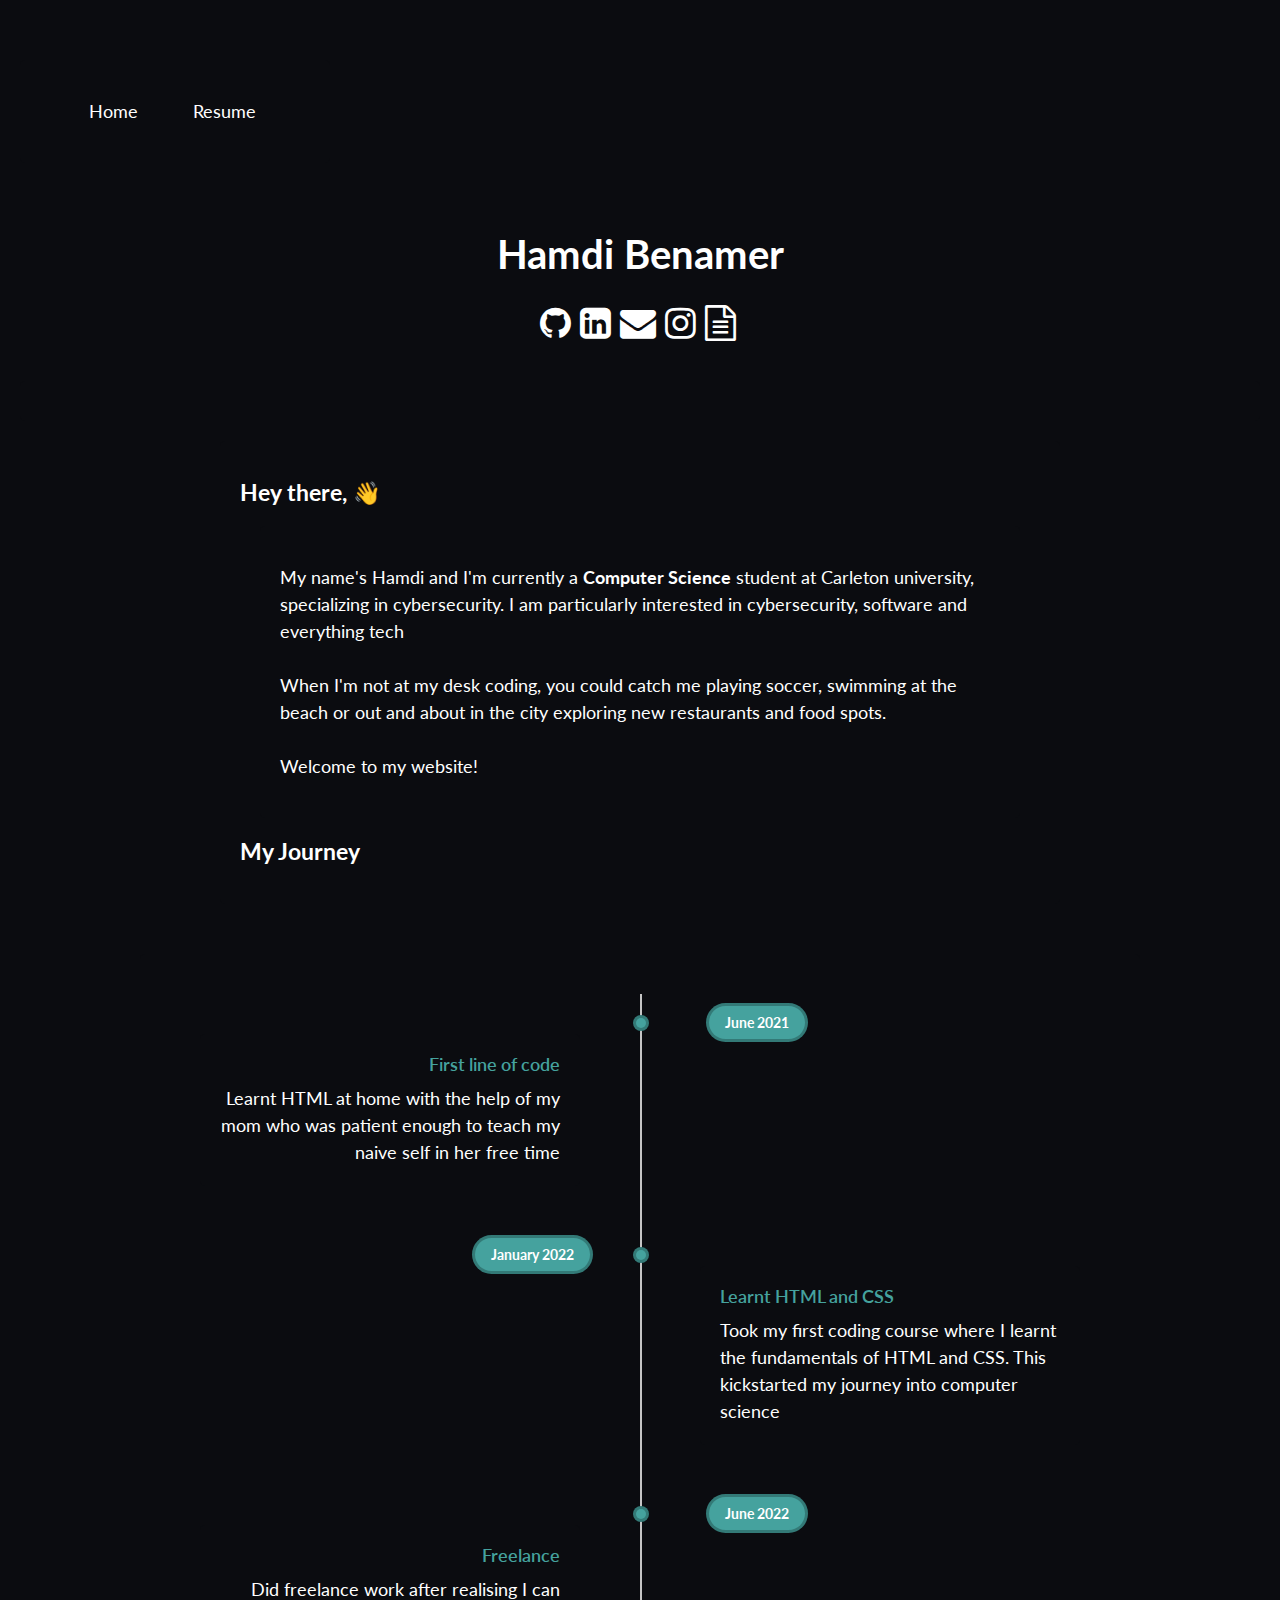
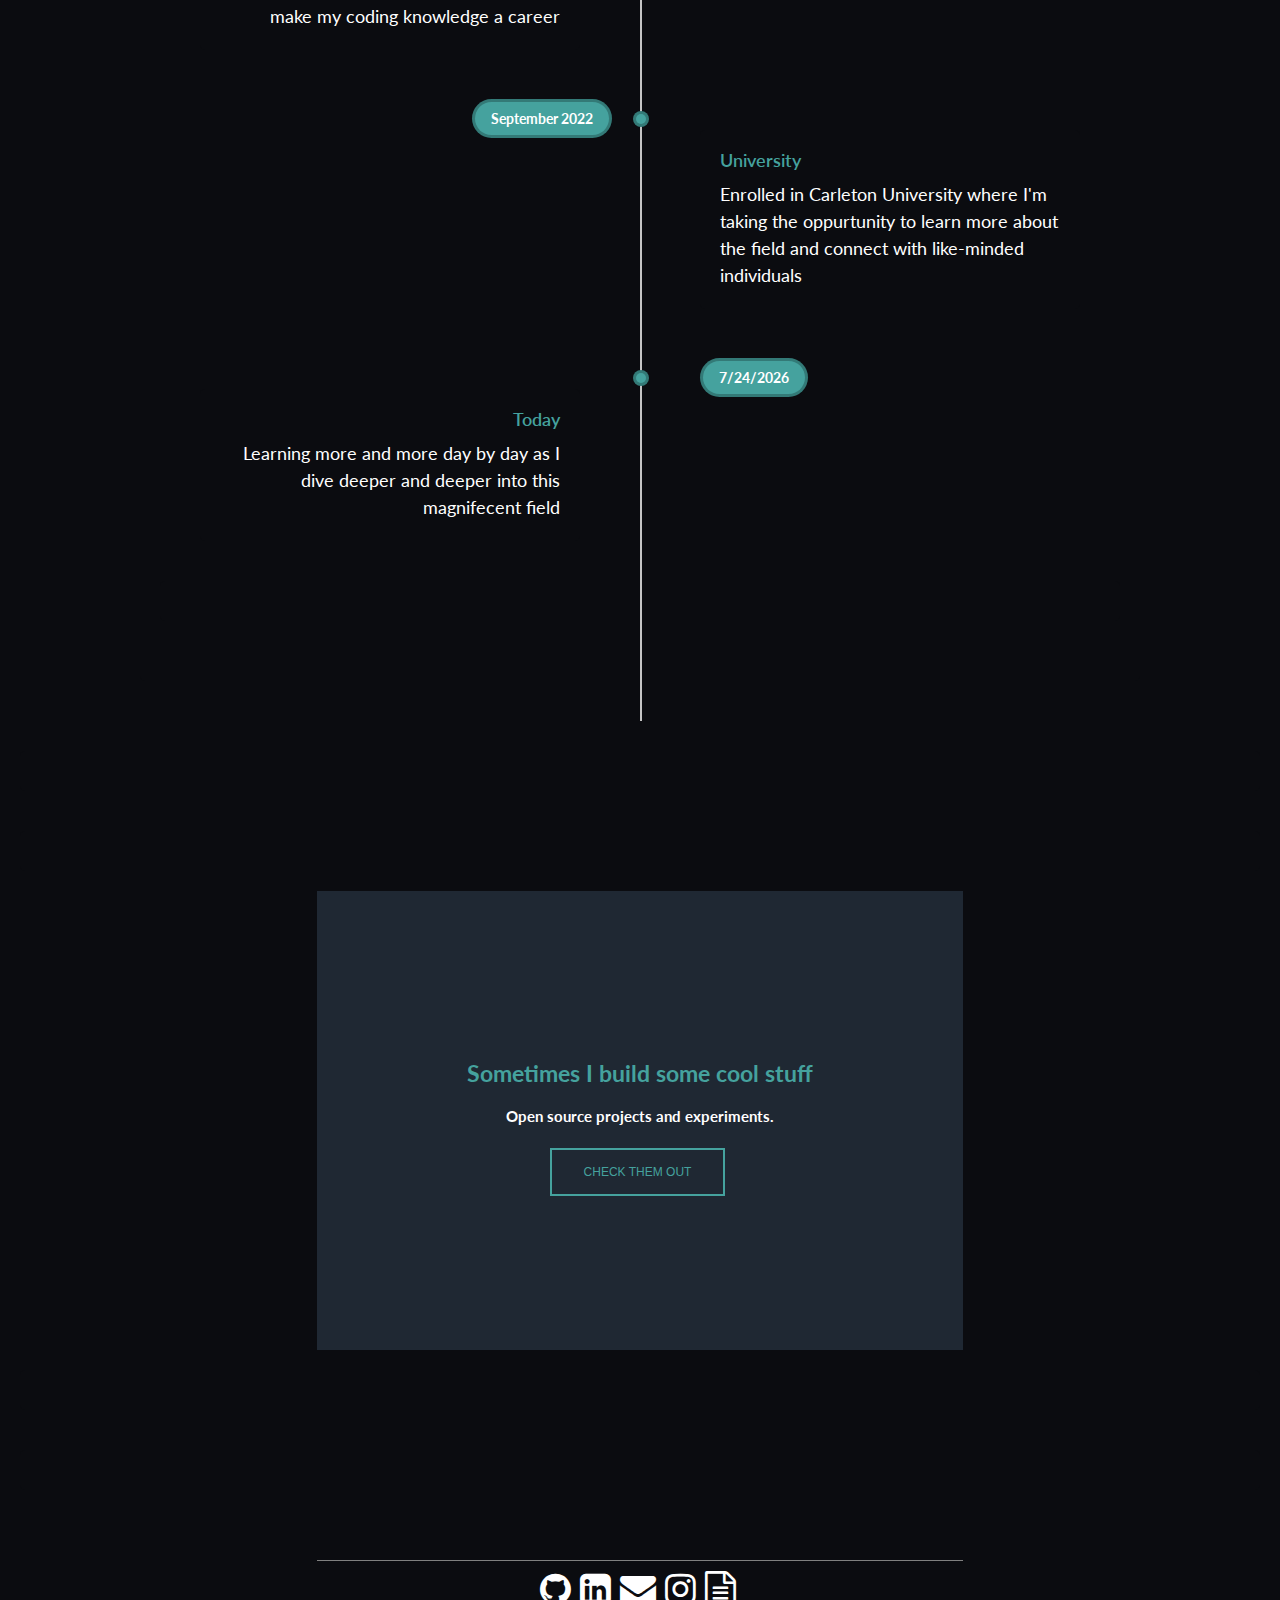
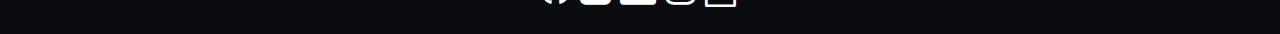
<file: index.html>
<!DOCTYPE html>
<html lang="en">
<head>
    <meta charset="UTF-8">
    <meta name="viewport" content="width=device-width, initial-scale=1.0">
    <title>Hamdi Benamer's Portfolio</title>
    <link rel="stylesheet" href="https://cdnjs.cloudflare.com/ajax/libs/font-awesome/4.7.0/css/font-awesome.min.css">
    <link href='https://fonts.googleapis.com/css?family=Lato:300,400,700' rel='stylesheet' type='text/css'>

    <link rel="stylesheet" href="assets/css/main.css" />
		<noscript><link rel="stylesheet" href="as" /></noscript>
    
</head>
<body>
  
  <div class="tab">
    <a href="index.html"> 
    <p >Home</p>
  </a>
    <a href="resume.html"> 
    <p >Resume</p>
  </a>


  </div>
    <header>
      
        <h1 style="font-size: 40px;">Hamdi Benamer</h1>
        
        
        <a href="https://github.com/Hamdi-Benamer" target="_blank">
            <i class="fa fa-github" style="font-size: 36px;"></i>
        </a>
        <a href="https://www.linkedin.com/in/hamdi-benamer-a6b64a265/" target="_blank">
            <i class="fa fa-linkedin-square" style="font-size: 36px;"></i>
        </a>
         
        <a href = "mailto: mnhrbenamer@gmail.com" target="_blank">
          <i class="fa fa-envelope" style="font-size: 36px;"></i>
      </a>
    
        <a href="https://www.instagram.com/benamerhamdi/" target="_blank">
            <i class="fa fa-instagram" style="font-size: 36px;"></i>
        </a>
        <a href = "https://docs.google.com/document/d/1mWWViBpXYKfy0KVGTe47lgd03xvEvv2QmSehyFuBTi4/edit?usp=sharing" target = "_blank">
          <i class="fa fa-file-text-o" style="font-size:36px;"></i>

        </a>
      
    </header>
    <div></div>

      <div class="container">
        <h2> Hey there, <span class="wave">👋</span> </h2>
        <div >
            <p>
               
                My name's Hamdi and I'm currently a <strong> Computer Science</strong>  student at Carleton university, specializing in cybersecurity. I am particularly interested in cybersecurity, software and everything tech  <br><br>

                When I'm not at my desk coding, you could catch me playing soccer, swimming at the beach or out and about in the city exploring new restaurants and food spots. 
                <br><br>
                Welcome to my website! 
            </p>
        </div>
    
        
        <h2>My Journey</h2>
      </div>

        <body>
          <div class="timeline">
            <ul>
              <li>
                <div class="content">
                  <h3>First line of code</h3>
                  <p>Learnt HTML at home with the help of my mom who was patient enough to teach my naive self in her free time </p>
                </div>
                <div class="time">
                  <h4>June 2021</h4>
                </div>
              </li>
              <li>
                <div class="content">
                  <h3>Learnt HTML and CSS</h3>
                  <p>Took my first coding course where I learnt the fundamentals of HTML and CSS. This kickstarted my journey into computer science   </p>
                </div>
                <div class="time">
                  <h4>January 2022</h4>
                </div>
              </li>
              <li>
                <div class="content">
                  <h3> Freelance </h3>
                  <p>Did freelance work after realising I can make my coding knowledge a career </p>
                </div>
                <div class="time">
                  <h4>June 2022</h4>
                </div>
              </li>
              <li>
               
                <div class="content">
                  <h3>University</h3>
                  <p>Enrolled in Carleton University where I'm taking the oppurtunity to learn more about the field and connect with like-minded individuals </p>
                </div>
                <div class="time">
                  <h4>September 2022</h4>
                </div>
              </li>
              <li>
                <div class="content">
                  <h3>Today</h3>
                  <p>Learning more and more day by day as I dive deeper and deeper into this magnifecent field</p>
                </div>
                <div class="time">
                  <h4><script>
                    date = new Date().toLocaleDateString();
                    document.write(date);
                    </script>
                    
                  
                     </h4>
                </div>
              </li>
              

              
        
            
              <div style="clear:both;"></div>
            </ul>
          </div>
          
    
        </body>
        

        <div></div>
        <div></div>
        </div>
          <div class="project">
                <h2 style="color:#45A29E ;">Sometimes I build some cool stuff</h2>
            </a>
            <h4>Open source projects and experiments.</h4>
            <a href="https://github.com/Hamdi-Benamer?tab=repositories" target="_blank"> 
            <button class="button projectbutton" style="font-size: 12px;"> CHECK THEM OUT</button>
          </a>
          </div>

          <div></div>
          <div></div>
          <footer>
            <a href="https://github.com/Hamdi-Benamer" target="_blank">
              <i class="fa fa-github" style="font-size: 36px;"></i>
          </a>
          <a href="https://www.linkedin.com/in/hamdi-benamer-a6b64a265/" target="_blank">
              <i class="fa fa-linkedin-square" style="font-size: 36px;"></i>
          </a>
           
          <a href = "mailto: mnhrbenamer@gmail.com" target="_blank">
            <i class="fa fa-envelope" style="font-size: 36px;"></i>
        </a>
      
          <a href="https://www.instagram.com/benamerhamdi/" target="_blank">
              <i class="fa fa-instagram" style="font-size: 36px;"></i>
          </a>
          <a href = "https://docs.google.com/document/d/1mWWViBpXYKfy0KVGTe47lgd03xvEvv2QmSehyFuBTi4/edit?usp=sharing" target = "_blank">
            <i class="fa fa-file-text-o" style="font-size:36px;"></i>

          </a>
          </footer>
        
</body>
</body>

</html>
</file>
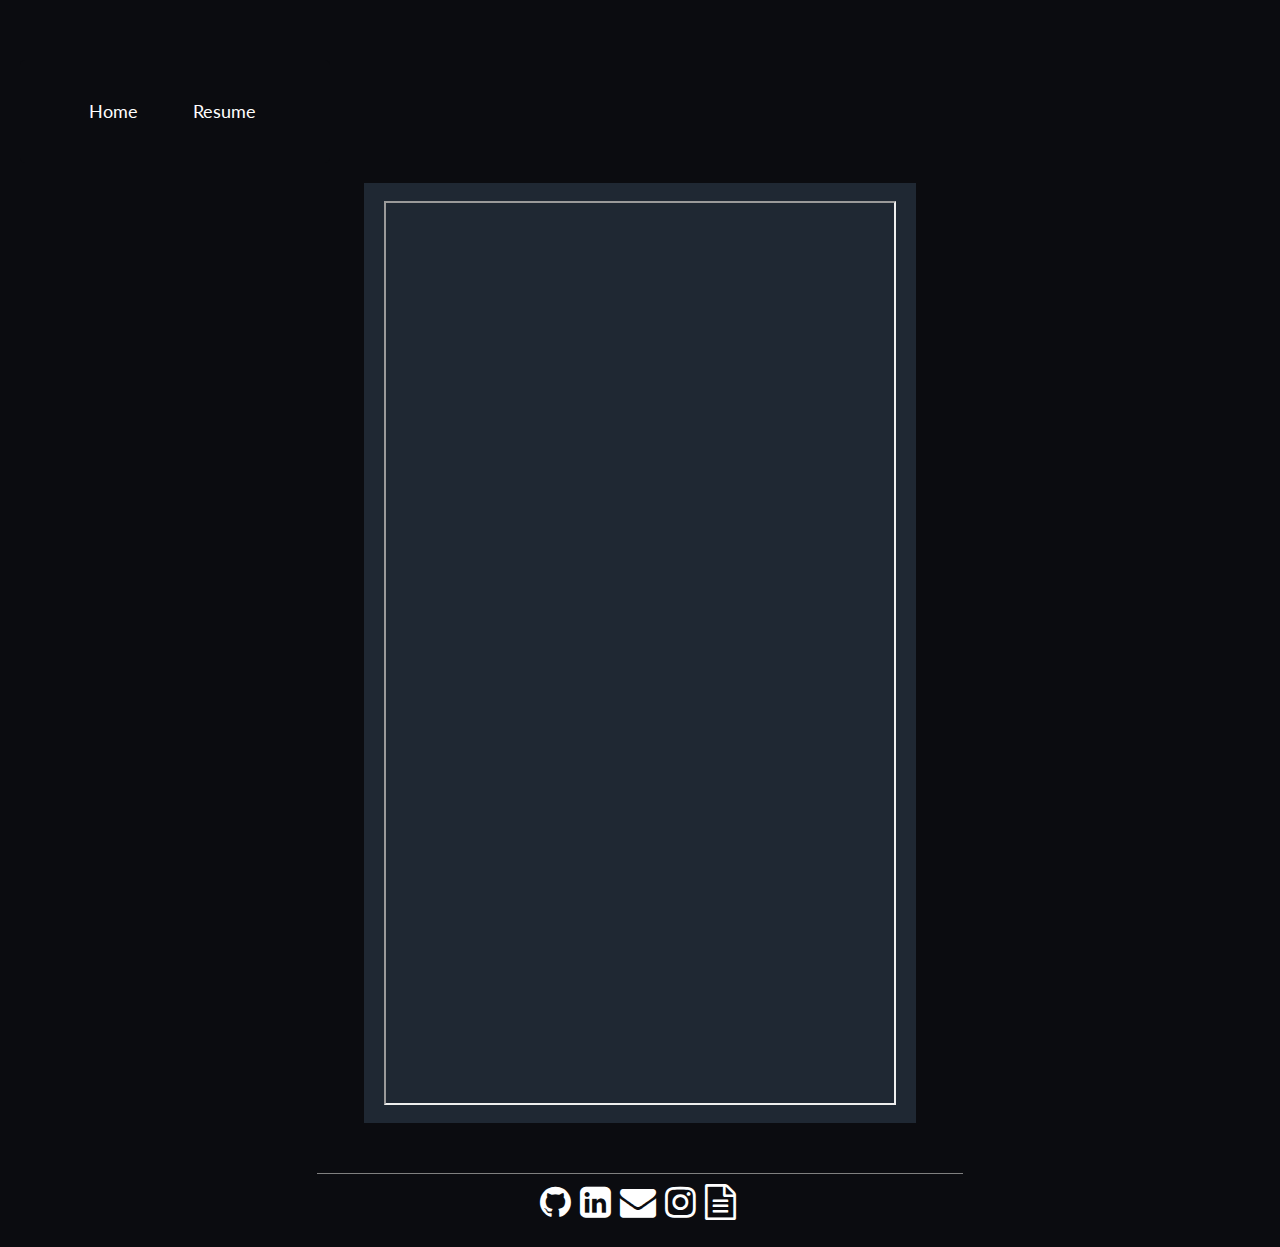
<file: resume.html>
<!DOCTYPE html>
<html lang="en">
<head>
    <meta charset="UTF-8">
    <meta name="viewport" content="width=device-width, initial-scale=1.0">
    <title>PDF Viewer</title>
    <link rel="stylesheet" href="https://cdnjs.cloudflare.com/ajax/libs/font-awesome/4.7.0/css/font-awesome.min.css">
    <link href='https://fonts.googleapis.com/css?family=Lato:300,400,700' rel='stylesheet' type='text/css'>
    
    <link rel="stylesheet" href="assets/css/main.css" />

</head>
<body>
    <div class="tab">
        <a href="index.html"> 
        <p >Home</p>
      </a>
        <a href="resume.html"> 
        <p >Resume</p>
      </a>
    
    
      </div>

    <div class = "resume">
        <iframe src="https://docs.google.com/document/d/e/2PACX-1vReZLLJAyusQUS6Lh_xufDcaGiWt5hmU9useuTP15yQwy25VMCEDfrTdOapo_w_jzRalWFYJVNcBJ0O/pub?embedded=true" width="100%" height="900px"></iframe>
    </div>


    <footer>
        <a href="https://github.com/Hamdi-Benamer" target="_blank">
          <i class="fa fa-github" style="font-size: 36px;"></i>
      </a>
      <a href="https://www.linkedin.com/in/hamdi-benamer-a6b64a265/" target="_blank">
          <i class="fa fa-linkedin-square" style="font-size: 36px;"></i>
      </a>
       
      <a href = "mailto: mnhrbenamer@gmail.com" target="_blank">
        <i class="fa fa-envelope" style="font-size: 36px;"></i>
    </a>
  
      <a href="https://www.instagram.com/benamerhamdi/" target="_blank">
          <i class="fa fa-instagram" style="font-size: 36px;"></i>
      </a>
      <a href = "https://docs.google.com/document/d/1mWWViBpXYKfy0KVGTe47lgd03xvEvv2QmSehyFuBTi4/edit?usp=sharing" target = "_blank">
        <i class="fa fa-file-text-o" style="font-size:36px;"></i>

      </a>
      </footer>
</body>
</html>
</file>
<file: assets/css/main.css>
body {
  display: flex;
  flex-direction: column;
  font-family: 'Lato', sans-serif;
  font-size: 15px;
  margin: 0;
  padding: 0;
  background-color: #0B0C10;
  color: white;
  padding: 40px 0;
}
.tab {
  display: flex;
  max-width: 270px;
	margin: 40 auto;
	padding: 20px;
  justify-content:space-evenly;
}
header {
	background-color: #0B0C10;
	padding: 20px;
	text-align: center;
	
}
.wave {
  animation-name: wave-animation;  /* Refers to the name of your @keyframes element below */
  animation-duration: 2.5s;        /* Change to speed up or slow down */
  animation-iteration-count: infinite;  /* Never stop waving :) */
  transform-origin: 70% 70%;       /* Pivot around the bottom-left palm */
  display: inline-block;
}

@keyframes wave-animation {
    0% { transform: rotate( 0.0deg) }
   10% { transform: rotate(14.0deg) }  /* The following five values can be played with to make the waving more or less extreme */
   20% { transform: rotate(-8.0deg) }
   30% { transform: rotate(14.0deg) }
   40% { transform: rotate(-4.0deg) }
   50% { transform: rotate(10.0deg) }
   60% { transform: rotate( 0.0deg) }  /* Reset for the last half to pause */
  100% { transform: rotate( 0.0deg) }
}


.container {
	max-width: 800px;
	margin: 0 auto;
	padding: 20px;
}
.projects-section {
    max-width: 800px;
    margin: 0 ;
    padding: 20px;
}
.contact-section {
    max-width: 800px;
    margin: 0  ;
    padding: 20px;
}

.project {
	margin-bottom: 0px;
	padding: 150px;
	/*border: 1px solid #45A29E;*/
	background-color: #1F2833;
	border-radius: 0px;
	justify-content: center;
	margin: 0 auto ;
	text-align: center;
}
.contact {
    gap: 20px; /* Adjust as needed */
    margin-bottom: 20px;
	padding: 15px;
	border: 1px solid #45A29E;
	background-color: #1F2833;
	border-radius: 5px;
	justify-content: auto;
}
.button {
	background-color: #1F2833;
	border: 2px solid #45A29E;
	color: #45A29E;
	padding: 15px 32px;
	text-align: center;
	text-decoration: none;
	display: inline-block;
	font-size: 16px;
	margin: 4px 2px;
	cursor: pointer;
  }
  .projectbutton:hover {
	background-color: #45A29E;
	color: #1F2833;
	transition-duration: 0.5s;
  }
div {
	background-color: #0B0C10;
	padding: 20px;
	border-radius: 5px;
	margin: 20px;
}

p {
	color: white;
	font-size: 18px;
	line-height: 1.5;
}     

/* Define the link styles */
a {
	text-decoration: none;
	color: white;
	margin-right: 5px;
}
/* Change link color on hover */
a:hover {
	color: grey;
}
/* Change link color on active (when clicked) */
a:active {
	color: white;
}@import url('https://fonts.googleapis.com/css?family=Montserrat:400,500,600');

.resume {
  margin-bottom: 0px;
	background-color: #1F2833;
	border-radius: 0px;
	text-align: center;

  /*padding: 10;*/
  display: flex;
  align-items: center;
  justify-content: center;
  height: 100vh;
  width: 40%;
  margin: 0 auto;
	background-color: #1F2833;
}
h1{
  font-size:60px;
  text-align:center;
}
.timeline{
  position:relative;
  margin:50px auto;
  padding:40px 0;
  width:1000px;
  box-sizing:border-box;
}
.timeline:before{
  content:'';
  position:absolute;
  left:50%;
  width:2px;
  height:100%;
  background:#c5c5c5;
}
.timeline ul{
  padding:0;
  margin:0;
}
.timeline ul li{
  list-style:none;
  position:relative;
  width:50%;
  padding:20px 40px;
  box-sizing:border-box;
}
.timeline ul li:nth-child(odd){
  float:left;
  text-align:right;
  clear:both;
}
.timeline ul li:nth-child(even){
  float:right;
  text-align:left;
  clear:both;
}

.timeline ul li:nth-child(odd):before
{
  content:'';
  position:absolute;
  width:10px;
  height:10px;
  top:24px;
  right:-6px;
  background:#45A29E;
  border-radius:50%;
  box-shadow:0 0 0 3px #337a77;
}
.timeline ul li:nth-child(even):before
{
  content:'';
  position:absolute;
  width:10px;
  height:10px;
  top:24px;
  left:-4px;
  background:#45A29E;
  border-radius:50%;
  box-shadow:0 0 0 3px #337a77;
}
.timeline ul li h3{
  padding:0;
  margin:0;
  color:#45A29E;
  font-weight:600;
}
.timeline ul li p{
  margin:10px 0 0;
  padding:0;
}
.timeline ul li .time h4{
  margin:0;
  padding:0;
  font-size:14px;
}
.timeline ul li:nth-child(odd) .time
{
  position:absolute;
  top:12px;
  right:-165px;
  margin:0;
  padding:8px 16px;
  background:#45A29E;
  color:#fff;
  border-radius:18px;
  box-shadow:0 0 0 3px #337a77;
}
.timeline ul li:nth-child(even) .time
{
  position:absolute;
  top:12px;
  left:-165px;
  margin:0;
  padding:8px 16px;
  background:#45A29E;
  color:#fff;
  border-radius:18px;
  box-shadow:0 0 0 3px #337a77;
}
@media(max-width:1000px)
{
  .timeline{
    width:100%;
  }
}
@media(max-width:767px){
  .timeline{
    width:100%;
    padding-bottom:0;
  }
  h1{
    font-size:40px;
    text-align:center;
  }
  .timeline:before{
    left:20px;
    height:100%;
  }
  .timeline ul li:nth-child(odd),
  .timeline ul li:nth-child(even)
  {
    width:100%;
    text-align:left;
    padding-left:50px;
    padding-bottom:50px;
  }
  .timeline ul li:nth-child(odd):before,
  .timeline ul li:nth-child(even):before
  {
    top:-18px;
    left:16px;
  }
  .timeline ul li:nth-child(odd) .time,
  .timeline ul li:nth-child(even) .time{
    top:-30px;
    left:50px;
    right:inherit;
  }


input[type=text], select, textarea {
	width: 100%;
	padding: 12px;
	border: 1px solid #ccc;
	border-radius: 4px;
	box-sizing: border-box;
	margin-top: 6px;
	margin-bottom: 16px;
	resize: vertical;
  }
  
  input[type=submit] {
	background-color: #5DADE2;
	color: white;
	padding: 12px 20px;
	border: none;
	border-radius: 4px;
  }
  
}


footer {
	align-self: center;
	width:50%;
	margin-top: 50px;
	text-align: center;
	padding: 3px;
	background-color: #0B0C10;
	color: white;
	bottom: 0;
	height: 20px;
	border-top-width: 1px;
	border-top-style: solid;
	border-top-color: grey;
	padding-top: 10px;

  }
</file>
